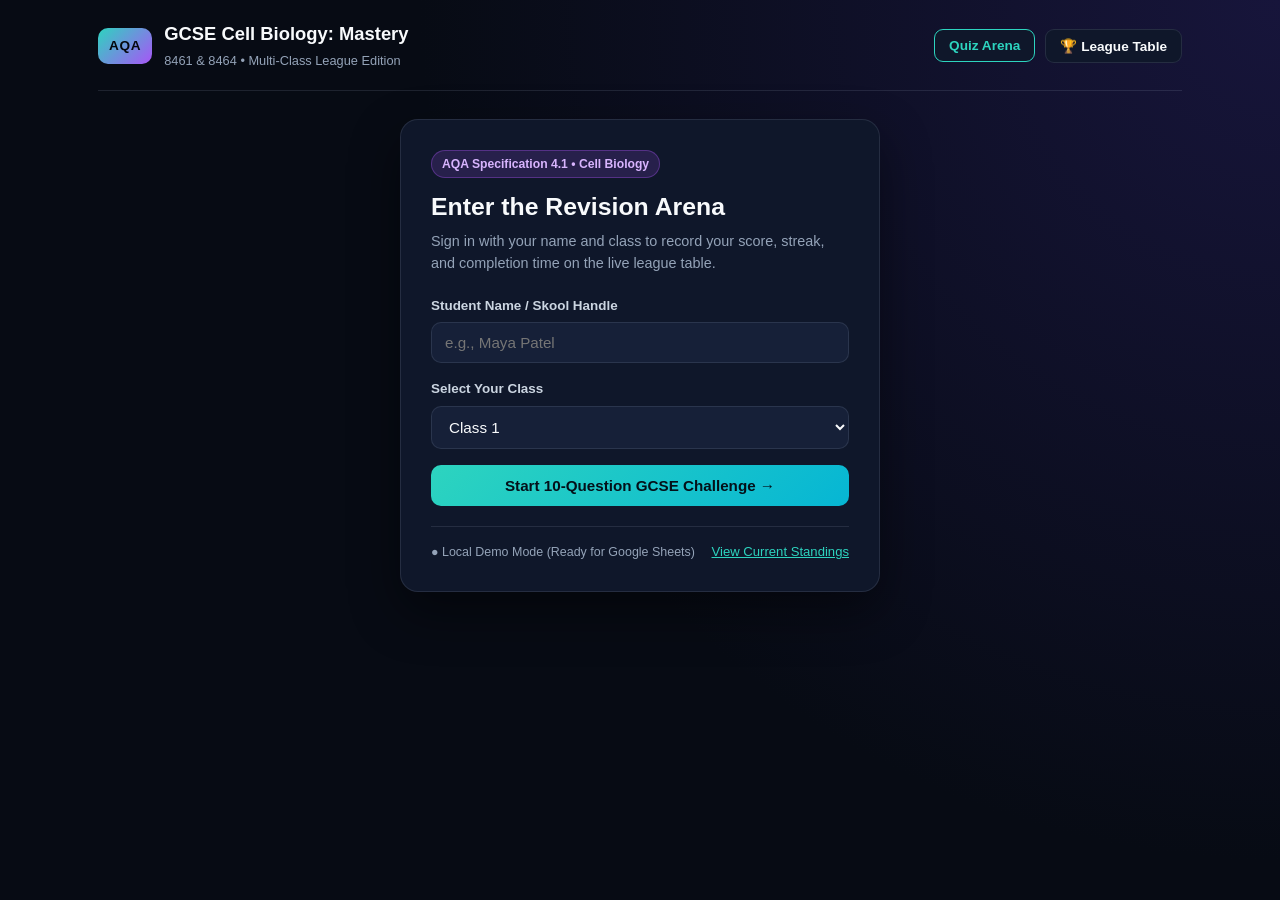
<file: index.html>
<!DOCTYPE html>
<html lang="en">
<head>
  <meta charset="UTF-8" />
  <meta name="viewport" content="width=device-width, initial-scale=1.0" />
  <title>AQA GCSE Cell Biology — Mastery Quiz & League Table</title>
  <link rel="stylesheet" href="style.css" />
</head>
<body>
  <div class="app-shell">
    <!-- TOP BAR -->
    <header class="top-bar">
      <div class="brand">
        <div class="brand-badge">AQA</div>
        <div>
          <h1>GCSE Cell Biology: Mastery</h1>
          <span>8461 &amp; 8464 • Multi-Class League Edition</span>
        </div>
      </div>

      <div class="nav-actions">
        <div id="userChip" class="user-chip" style="display:none;">
          <span class="dot"></span>
          <strong id="chipName">Student</strong>
          <span id="chipClass" class="chip-class">Class 1</span>
        </div>
        <button id="btnNavQuiz" class="btn-ghost active" onclick="showView('quiz')">Quiz Arena</button>
        <button id="btnNavLeague" class="btn-ghost" onclick="openLeagueTable()">🏆 League Table</button>
        <button id="btnSwitchUser" class="btn-ghost" style="display:none;" onclick="logoutStudent()">Switch Student</button>
      </div>
    </header>

    <!-- VIEW 1: STUDENT LOGIN -->
    <section id="viewLogin" class="view active">
      <div class="login-card">
        <div class="login-header">
          <div class="pill-tag">AQA Specification 4.1 • Cell Biology</div>
          <h2>Enter the Revision Arena</h2>
          <p>Sign in with your name and class to record your score, streak, and completion time on the live league table.</p>
        </div>

        <form id="loginForm" class="login-form" onsubmit="handleLogin(event)">
          <div class="form-group">
            <label for="studentName">Student Name / Skool Handle</label>
            <input type="text" id="studentName" placeholder="e.g., Maya Patel" required maxlength="32" autocomplete="off" />
          </div>

          <div class="form-group">
            <label for="classSelect">Select Your Class</label>
            <select id="classSelect" required></select>
          </div>

          <div class="form-group" id="pinGroup" style="display:none;">
            <label for="classPin">Class Access PIN</label>
            <input type="password" id="classPin" placeholder="Enter class PIN" maxlength="12" />
          </div>

          <div id="loginError" class="error-banner" style="display:none;"></div>

          <button type="submit" class="btn-primary full-width">Start 10-Question GCSE Challenge →</button>
        </form>

        <div class="login-footer">
          <span id="syncStatusBadge" class="sync-badge">● Local Demo Mode (Ready for Google Sheets)</span>
          <button type="button" class="link-btn" onclick="openLeagueTable()">View Current Standings</button>
        </div>
      </div>
    </section>

    <!-- VIEW 2: QUIZ ARENA -->
    <section id="viewQuiz" class="view">
      <!-- HUD BAR -->
      <div class="hud-bar">
        <div class="hud-stats">
          <div class="stat-pill">
            <span class="stat-label">QUESTION</span>
            <span class="stat-val" id="hudProgress">1 / 10</span>
          </div>
          <div class="stat-pill streak">
            <span class="stat-label">STREAK</span>
            <span class="stat-val" id="hudStreak">0 🔥</span>
          </div>
          <div class="stat-pill score">
            <span class="stat-label">SCORE</span>
            <span class="stat-val" id="hudScore">0</span>
          </div>
          <div class="stat-pill timer">
            <span class="stat-label">TIME</span>
            <span class="stat-val" id="hudTimer">00:00</span>
          </div>
        </div>

        <div class="lifelines">
          <button id="btn5050" class="btn-tool" onclick="use5050()">⚡ 50/50 Eliminate</button>
          <button id="btnClue" class="btn-tool" onclick="useClue()">🔬 Examiner Clue</button>
        </div>
      </div>

      <div class="progress-track">
        <div id="progressBarFill" class="progress-fill" style="width: 10%;"></div>
      </div>

      <!-- MAIN SPLIT ARENA -->
      <div class="arena-grid">
        <!-- LEFT PANEL: DYNAMIC SPECIMEN VISUAL -->
        <div class="specimen-panel">
          <div class="specimen-header">
            <span class="specimen-tag" id="specimenTag">SPECIMEN 01</span>
            <span class="specimen-topic" id="specimenTopic">Eukaryotic Ultrastructure</span>
          </div>
          <div id="specimenCanvas" class="specimen-canvas"></div>
          <div id="clueBox" class="clue-box" style="display:none;"></div>
        </div>

        <!-- RIGHT PANEL: QUESTION & OPTIONS -->
        <div class="question-panel">
          <div class="q-meta">
            <span class="aqa-ref" id="qRef">AQA 4.1.1.2 • 1 Mark</span>
            <span class="difficulty-badge">High-Precision Distractors</span>
          </div>

          <h2 id="questionText" class="question-text">Loading question...</h2>

          <div id="optionsContainer" class="options-list"></div>

          <div id="feedbackDrawer" class="feedback-drawer" style="display:none;">
            <div class="feedback-title" id="feedbackTitle">Examiner Mark-Scheme Note</div>
            <p id="feedbackText"></p>
            <button id="btnNext" class="btn-primary" onclick="nextQuestion()">Next Question →</button>
          </div>
        </div>
      </div>
    </section>

    <!-- VIEW 3: RESULTS SUMMARY -->
    <section id="viewResults" class="view">
      <div class="results-card">
        <div class="grade-ring">
          <span class="grade-sub">EST. GRADE</span>
          <strong id="resGrade">9</strong>
        </div>
        <h2 id="resHeadline">Challenge Complete!</h2>
        <p id="resSubline">Your result has been logged to the leaderboard.</p>

        <div class="res-metrics">
          <div class="metric-box">
            <span>SCORE</span>
            <strong id="resScore">0 / 10</strong>
          </div>
          <div class="metric-box">
            <span>BEST STREAK</span>
            <strong id="resStreak">0</strong>
          </div>
          <div class="metric-box">
            <span>TOTAL TIME</span>
            <strong id="resTime">0s</strong>
          </div>
          <div class="metric-box">
            <span>CLASS</span>
            <strong id="resClass">Class 1</strong>
          </div>
        </div>

        <div id="submitNotice" class="submit-notice"></div>

        <div class="res-actions">
          <button class="btn-primary" onclick="openLeagueTable()">🏆 View League Table</button>
          <button class="btn-ghost" onclick="restartQuiz()">↻ Play Again (Shuffled)</button>
        </div>
      </div>
    </section>

    <!-- VIEW 4: MULTI-CLASS LEAGUE TABLE -->
    <section id="viewLeague" class="view">
      <div class="league-card">
        <div class="league-top">
          <div>
            <h2>🏆 Multi-Class GCSE Biology League Table</h2>
            <p>Ranked by Highest Score, then Longest Streak, then Fastest Completion Time.</p>
          </div>
          <div class="league-controls">
            <select id="leagueClassFilter" onchange="renderLeagueTable()">
              <option value="ALL">All Classes (Overall)</option>
            </select>
            <button class="btn-ghost" onclick="refreshLeagueData()">↻ Refresh</button>
          </div>
        </div>

        <!-- CLASS VS CLASS STANDINGS -->
        <div class="section-label">Class vs. Class Average Standings</div>
        <div id="classStandingsGrid" class="class-standings-grid"></div>

        <!-- INDIVIDUAL STUDENT RANKINGS -->
        <div class="section-label" style="margin-top:24px;">Individual Student Leaderboard</div>
        <div class="table-wrap">
          <table class="league-table">
            <thead>
              <tr>
                <th>Rank</th>
                <th>Student</th>
                <th>Class</th>
                <th>Score</th>
                <th>Best Streak</th>
                <th>Time</th>
              </tr>
            </thead>
            <tbody id="leagueTableBody"></tbody>
          </table>
        </div>
      </div>
    </section>
  </div>

  <script src="script.js"></script>
</body>
</html>
</file>
<file: style.css>
:root {
  --bg-dark: #070b14;
  --panel-bg: #0f172a;
  --card-bg: #162038;
  --border-subtle: rgba(148, 163, 184, 0.16);
  --teal: #2dd4bf;
  --teal-glow: rgba(45, 212, 191, 0.25);
  --purple: #a855f7;
  --rose: #fb7185;
  --amber: #facc15;
  --text-main: #f8fafc;
  --text-muted: #94a3b8;
}

* {
  box-sizing: border-box;
  margin: 0;
  padding: 0;
}

body {
  font-family: -apple-system, BlinkMacSystemFont, "Segoe UI", Roboto, Inter, sans-serif;
  background: radial-gradient(circle at top right, #17153b 0%, var(--bg-dark) 55%);
  color: var(--text-main);
  min-height: 100vh;
  line-height: 1.5;
}

.app-shell {
  max-width: 1120px;
  margin: 0 auto;
  padding: 20px 18px 48px;
}

/* TOP BAR */
.top-bar {
  display: flex;
  justify-content: space-between;
  align-items: center;
  gap: 16px;
  flex-wrap: wrap;
  padding-bottom: 18px;
  border-bottom: 1px solid var(--border-subtle);
  margin-bottom: 24px;
}

.brand {
  display: flex;
  align-items: center;
  gap: 12px;
}

.brand-badge {
  background: linear-gradient(135deg, var(--teal), var(--purple));
  color: #04070d;
  font-weight: 800;
  font-size: 0.85rem;
  padding: 8px 11px;
  border-radius: 10px;
  letter-spacing: 0.05em;
}

.brand h1 {
  font-size: 1.15rem;
  font-weight: 700;
}

.brand span {
  font-size: 0.8rem;
  color: var(--text-muted);
}

.nav-actions {
  display: flex;
  align-items: center;
  gap: 10px;
  flex-wrap: wrap;
}

.user-chip {
  display: flex;
  align-items: center;
  gap: 8px;
  background: rgba(45, 212, 191, 0.12);
  border: 1px solid rgba(45, 212, 191, 0.35);
  padding: 6px 12px;
  border-radius: 999px;
  font-size: 0.84rem;
}

.user-chip .dot {
  width: 8px;
  height: 8px;
  border-radius: 50%;
  background: var(--teal);
}

.chip-class {
  color: var(--teal);
  font-weight: 600;
}

/* BUTTONS & INPUTS */
.btn-primary {
  background: linear-gradient(135deg, var(--teal), #06b6d4);
  color: #041019;
  font-weight: 700;
  border: none;
  padding: 12px 20px;
  border-radius: 10px;
  cursor: pointer;
  font-size: 0.95rem;
  transition: transform 0.15s ease, box-shadow 0.15s ease;
}

.btn-primary:hover {
  transform: translateY(-1px);
  box-shadow: 0 6px 20px var(--teal-glow);
}

.full-width {
  width: 100%;
}

.btn-ghost {
  background: var(--panel-bg);
  color: var(--text-main);
  border: 1px solid var(--border-subtle);
  padding: 8px 14px;
  border-radius: 9px;
  cursor: pointer;
  font-size: 0.85rem;
  font-weight: 600;
  transition: all 0.15s ease;
}

.btn-ghost:hover,
.btn-ghost.active {
  border-color: var(--teal);
  color: var(--teal);
}

.link-btn {
  background: none;
  border: none;
  color: var(--teal);
  font-size: 0.82rem;
  cursor: pointer;
  text-decoration: underline;
}

/* VIEWS */
.view {
  display: none;
}

.view.active {
  display: block;
}

/* LOGIN CARD */
.login-card {
  max-width: 480px;
  margin: 28px auto;
  background: var(--panel-bg);
  border: 1px solid var(--border-subtle);
  border-radius: 18px;
  padding: 30px;
  box-shadow: 0 20px 50px rgba(0, 0, 0, 0.45);
}

.pill-tag {
  display: inline-block;
  background: rgba(168, 85, 247, 0.16);
  color: #d8b4fe;
  border: 1px solid rgba(168, 85, 247, 0.35);
  font-size: 0.76rem;
  font-weight: 700;
  padding: 4px 10px;
  border-radius: 999px;
  margin-bottom: 10px;
}

.login-header h2 {
  font-size: 1.55rem;
  margin-bottom: 6px;
}

.login-header p {
  color: var(--text-muted);
  font-size: 0.9rem;
  margin-bottom: 22px;
}

.login-form {
  display: flex;
  flex-direction: column;
  gap: 16px;
}

.form-group {
  display: flex;
  flex-direction: column;
  gap: 6px;
}

.form-group label {
  font-size: 0.84rem;
  font-weight: 600;
  color: #cbd5e1;
}

.form-group input,
.form-group select,
.league-controls select {
  background: var(--card-bg);
  border: 1px solid var(--border-subtle);
  color: var(--text-main);
  padding: 11px 13px;
  border-radius: 10px;
  font-size: 0.95rem;
  outline: none;
}

.form-group input:focus,
.form-group select:focus {
  border-color: var(--teal);
}

.error-banner {
  background: rgba(251, 113, 133, 0.14);
  border: 1px solid var(--rose);
  color: #fecdd3;
  padding: 10px 12px;
  border-radius: 8px;
  font-size: 0.85rem;
}

.login-footer {
  margin-top: 20px;
  padding-top: 16px;
  border-top: 1px solid var(--border-subtle);
  display: flex;
  justify-content: space-between;
  align-items: center;
  gap: 10px;
  flex-wrap: wrap;
}

.sync-badge {
  font-size: 0.78rem;
  color: var(--text-muted);
}

.sync-badge.live {
  color: var(--teal);
}

/* HUD & PROGRESS */
.hud-bar {
  display: flex;
  justify-content: space-between;
  align-items: center;
  gap: 14px;
  flex-wrap: wrap;
  margin-bottom: 12px;
}

.hud-stats {
  display: flex;
  gap: 10px;
  flex-wrap: wrap;
}

.stat-pill {
  background: var(--panel-bg);
  border: 1px solid var(--border-subtle);
  padding: 8px 14px;
  border-radius: 11px;
  display: flex;
  flex-direction: column;
}

.stat-label {
  font-size: 0.68rem;
  letter-spacing: 0.06em;
  color: var(--text-muted);
  font-weight: 700;
}

.stat-val {
  font-size: 1.05rem;
  font-weight: 800;
}

.stat-pill.streak .stat-val {
  color: var(--amber);
}

.stat-pill.score .stat-val {
  color: var(--teal);
}

.lifelines {
  display: flex;
  gap: 8px;
}

.btn-tool {
  background: rgba(168, 85, 247, 0.14);
  border: 1px solid rgba(168, 85, 247, 0.4);
  color: #e9d5ff;
  padding: 9px 13px;
  border-radius: 10px;
  font-size: 0.84rem;
  font-weight: 600;
  cursor: pointer;
}

.btn-tool:disabled {
  opacity: 0.4;
  cursor: not-allowed;
}

.progress-track {
  width: 100%;
  height: 7px;
  background: var(--panel-bg);
  border-radius: 999px;
  overflow: hidden;
  margin-bottom: 22px;
}

.progress-fill {
  height: 100%;
  background: linear-gradient(90deg, var(--teal), var(--purple));
  transition: width 0.3s ease;
}

/* SPLIT ARENA */
.arena-grid {
  display: grid;
  grid-template-columns: 360px 1fr;
  gap: 22px;
  align-items: start;
}

@media (max-width: 860px) {
  .arena-grid {
    grid-template-columns: 1fr;
  }
}

.specimen-panel,
.question-panel {
  background: var(--panel-bg);
  border: 1px solid var(--border-subtle);
  border-radius: 16px;
  padding: 20px;
}

.specimen-header {
  display: flex;
  justify-content: space-between;
  align-items: center;
  margin-bottom: 12px;
  font-size: 0.78rem;
}

.specimen-tag {
  color: var(--teal);
  font-weight: 800;
  letter-spacing: 0.06em;
}

.specimen-topic {
  color: var(--text-muted);
}

.specimen-canvas {
  width: 100%;
  border-radius: 12px;
  overflow: hidden;
  border: 1px solid var(--border-subtle);
}

.clue-box {
  margin-top: 12px;
  background: rgba(250, 204, 21, 0.12);
  border: 1px solid rgba(250, 204, 21, 0.4);
  color: #fef08a;
  padding: 10px 12px;
  border-radius: 10px;
  font-size: 0.85rem;
}

.q-meta {
  display: flex;
  justify-content: space-between;
  align-items: center;
  margin-bottom: 12px;
  font-size: 0.78rem;
}

.aqa-ref {
  color: var(--purple);
  font-weight: 700;
}

.difficulty-badge {
  background: rgba(56, 189, 248, 0.14);
  color: #7dd3fc;
  padding: 3px 9px;
  border-radius: 999px;
}

.question-text {
  font-size: 1.15rem;
  font-weight: 600;
  margin-bottom: 18px;
}

.options-list {
  display: flex;
  flex-direction: column;
  gap: 11px;
}

.option-btn {
  display: flex;
  align-items: flex-start;
  gap: 12px;
  text-align: left;
  background: var(--card-bg);
  border: 1.5px solid var(--border-subtle);
  color: var(--text-main);
  padding: 13px 15px;
  border-radius: 12px;
  cursor: pointer;
  font-size: 0.93rem;
  transition: all 0.15s ease;
}

.option-btn:hover:not(:disabled) {
  border-color: var(--teal);
  background: #1c2947;
}

.opt-letter {
  background: rgba(148, 163, 184, 0.16);
  color: var(--teal);
  font-weight: 800;
  min-width: 28px;
  height: 28px;
  border-radius: 7px;
  display: flex;
  align-items: center;
  justify-content: center;
  font-size: 0.82rem;
}

.option-btn.correct {
  border-color: var(--teal);
  background: rgba(45, 212, 191, 0.16);
}

.option-btn.wrong {
  border-color: var(--rose);
  background: rgba(251, 113, 133, 0.16);
}

.option-btn.eliminated {
  opacity: 0.28;
  text-decoration: line-through;
}

.feedback-drawer {
  margin-top: 18px;
  padding: 16px;
  background: #0b1222;
  border: 1px solid var(--border-subtle);
  border-radius: 12px;
}

.feedback-title {
  font-weight: 800;
  font-size: 0.92rem;
  margin-bottom: 6px;
}

.feedback-drawer p {
  font-size: 0.88rem;
  color: #cbd5e1;
  margin-bottom: 14px;
}

/* RESULTS */
.results-card {
  max-width: 560px;
  margin: 24px auto;
  background: var(--panel-bg);
  border: 1px solid var(--border-subtle);
  border-radius: 18px;
  padding: 32px;
  text-align: center;
}

.grade-ring {
  width: 96px;
  height: 96px;
  margin: 0 auto 16px;
  border-radius: 50%;
  border: 3px solid var(--teal);
  display: flex;
  flex-direction: column;
  align-items: center;
  justify-content: center;
  box-shadow: 0 0 28px var(--teal-glow);
}

.grade-sub {
  font-size: 0.65rem;
  color: var(--text-muted);
  font-weight: 700;
}

.grade-ring strong {
  font-size: 2.1rem;
  color: var(--teal);
  line-height: 1;
}

.res-metrics {
  display: grid;
  grid-template-columns: repeat(4, 1fr);
  gap: 10px;
  margin: 22px 0;
}

@media (max-width: 520px) {
  .res-metrics {
    grid-template-columns: repeat(2, 1fr);
  }
}

.metric-box {
  background: var(--card-bg);
  padding: 12px 8px;
  border-radius: 11px;
  border: 1px solid var(--border-subtle);
}

.metric-box span {
  display: block;
  font-size: 0.68rem;
  color: var(--text-muted);
  font-weight: 700;
}

.metric-box strong {
  font-size: 1.05rem;
}

.submit-notice {
  font-size: 0.85rem;
  color: var(--teal);
  margin-bottom: 20px;
}

.res-actions {
  display: flex;
  justify-content: center;
  gap: 12px;
  flex-wrap: wrap;
}

/* LEAGUE TABLE */
.league-card {
  background: var(--panel-bg);
  border: 1px solid var(--border-subtle);
  border-radius: 18px;
  padding: 24px;
}

.league-top {
  display: flex;
  justify-content: space-between;
  align-items: center;
  gap: 14px;
  flex-wrap: wrap;
  margin-bottom: 20px;
}

.league-top p {
  font-size: 0.86rem;
  color: var(--text-muted);
}

.league-controls {
  display: flex;
  gap: 10px;
  align-items: center;
}

.section-label {
  font-size: 0.78rem;
  text-transform: uppercase;
  letter-spacing: 0.07em;
  color: var(--teal);
  font-weight: 800;
  margin-bottom: 12px;
}

.class-standings-grid {
  display: grid;
  grid-template-columns: repeat(auto-fill, minmax(165px, 1fr));
  gap: 12px;
}

.class-tile {
  background: var(--card-bg);
  border: 1px solid var(--border-subtle);
  border-radius: 12px;
  padding: 14px;
}

.class-tile-top {
  display: flex;
  align-items: center;
  gap: 8px;
  margin-bottom: 6px;
}

.class-rank {
  background: rgba(168, 85, 247, 0.2);
  color: #d8b4fe;
  font-size: 0.75rem;
  font-weight: 800;
  padding: 2px 7px;
  border-radius: 6px;
}

.class-avg {
  font-size: 1.35rem;
  font-weight: 800;
  color: var(--teal);
}

.class-avg span {
  font-size: 0.78rem;
  color: var(--text-muted);
  font-weight: 500;
}

.class-meta {
  font-size: 0.76rem;
  color: var(--text-muted);
}

.table-wrap {
  overflow-x: auto;
}

.league-table {
  width: 100%;
  border-collapse: collapse;
  font-size: 0.9rem;
}

.league-table th,
.league-table td {
  padding: 12px 14px;
  text-align: left;
  border-bottom: 1px solid var(--border-subtle);
}

.league-table th {
  color: var(--text-muted);
  font-size: 0.76rem;
  text-transform: uppercase;
  letter-spacing: 0.05em;
}

.table-class-badge {
  background: rgba(56, 189, 248, 0.14);
  color: #7dd3fc;
  padding: 3px 9px;
  border-radius: 999px;
  font-size: 0.78rem;
  font-weight: 600;
}

.highlight-row {
  background: rgba(45, 212, 191, 0.09);
}
</file>
